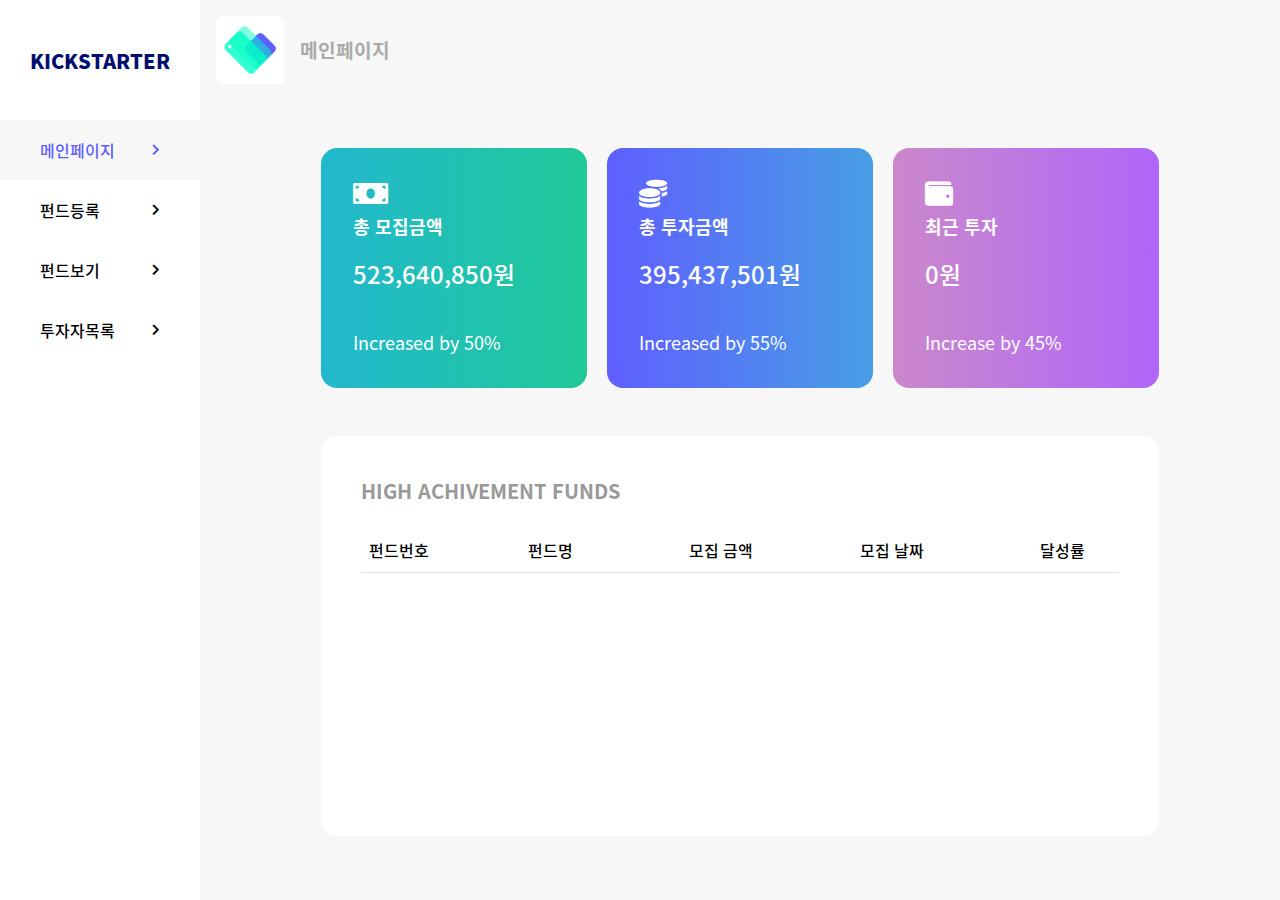
<file: index.html>
<!DOCTYPE html>
<html lang="ko">

<head>
    <meta charset="UTF-8">
    <meta name="viewport" content="width=device-width, initial-scale=1.0">
    <link rel="stylesheet" href="style.css">
    <script src="js/jquery-3.4.1.js"></script>
    <script src="js/App.js"></script>
    <script src="js/Swiper.js"></script>
    <script src="js/Draw.js"></script>
    <link rel="stylesheet" href="fa/css/all.min.css">
    <title>^^7</title>
</head>

<body>

    <div id="popup">
        <div class="popup_container">
            <div class="parent-cover flex-center-column popup-box">
                <img src="images/new/logo_1.png" alt="alt" title="title">
                <h1 class="popup_title mt-1 fowe-3 mb-2"><span class="fowe-4">킥스타터</span> 투자하기</h1>
                <div class="pp-input-box">
                    <label class="color-333 fowe-2 fosi-4">펀드번호</label>
                    <input type="text" readonly id="iv_number">
                </div>
                <div class="pp-input-box mt-1">
                    <label class="color-333 fowe-2 fosi-4">창업 펀드명</label>
                    <input type="text" readonly id="iv_fund_name">
                </div>
                <div class="pp-double-input mt-1">
                    <div class="pp-input-box mt-1">
                        <label class="color-333 fowe-2 fosi-4">투자자 이름</label>
                        <input type="text" placeholder="이름" id="iv_name">
                    </div>
                    <div class="pp-input-box mt-1">
                        <label class="color-333 fowe-2 fosi-4">투자 금액</label>
                        <input type="text" placeholder="금액" class="auto_comma" id="iv_money">
                    </div>
                </div>
                <canvas id="iv_canvas" class="mt-1" width="480" height="150"></canvas>
                <button class="iv_btn mt-2">제출하기</button>
            </div>
            <div class="popup-close"><i class="fa fa-times"></i></div>
        </div>
    </div>

    <header>
        <div id="logo" class="flex-center-row">
            <!-- <img src="./images/new/logo_1.png" alt="logo" title="logo"> -->
            <h1 class="logo_title">KICKSTARTER</h1>
        </div>
        <nav>
            <li data-idx="0" class="nav_now">
                <span>메인페이지</span>
                <i class="fa fa-chevron-right"></i>
            </li>
            <li data-idx="1">
                <span>펀드등록</span>
                <i class="fa fa-chevron-right"></i>
            </li>
            <li data-idx="2">
                <span>펀드보기</span>
                <i class="fa fa-chevron-right"></i>
            </li>
            <li data-idx="3">
                <span>투자자목록</span>
                <i class="fa fa-chevron-right"></i>
            </li>
        </nav>
    </header>

    <section id="container">
        <div class="page_logo">
            <img src="./images/new/logo_2.png" alt="alt" title="title" class="mr-1">
            <h1 class="page_title">메인페이지</h1>
        </div>

        <div id="pages">
            <section id="main" class="page">
                <div class="main_container page_container">
                    <div class="main_cards">

                        <div class="card card_1">
                            <div class="card_top">
                                <i class="fa fa-money-bill fosi-8"></i>
                                <p class="fosi-55 fowe-5">총 모집금액</p>
                                <p class="mt-1 fosi-7 fowe-4" id="main_fund_total">15,000,000원</p>
                            </div>
                            <div class="card_bottom fosi-55 fowe-3">
                                Increased by 50%
                            </div>
                        </div>

                        <div class="card card_2">
                            <div class="card_top">
                                <i class="fa fa-coins fosi-8"></i>
                                <p class="fosi-55 fowe-5">총 투자금액</p>
                                <p class="mt-1 fosi-7 fowe-4" id="main_invest_total">4,800,000원</p>
                            </div>
                            <div class="card_bottom fosi-55 fowe-3">
                                Increased by 55%
                            </div>
                        </div>

                        <div class="card card_3">
                            <div class="card_top">
                                <i class="fa fa-wallet fosi-8"></i>
                                <p class="fosi-55 fowe-5">최근 투자</p>
                                <p class="mt-1 fosi-7 fowe-4" id="main_invest_recent">0원</p>
                            </div>
                            <div class="card_bottom fosi-55 fowe-3" id="main_invest_recent_txt">
                                Increase by 45%
                            </div>
                        </div>
                    </div>

                    <div class="main_table mb-5">
                        <h1 class="color-999 fosi-6 fowe-5 mb-2" style="height: 30px;">HIGH ACHIVEMENT FUNDS</h1>
                        <table>
                            <thead align="center">
                                <tr>
                                    <th class="fowe-4" width="10%">펀드번호</th>
                                    <th class="fowe-4" width="30%">펀드명</th>
                                    <th class="fowe-4" width="15%">모집 금액</th>
                                    <th class="fowe-4" width="30%">모집 날짜</th>
                                    <th class="fowe-4" width="15%">달성률</th>
                                </tr>
                            </thead>
                            <tbody align="center">
                                <!-- <tr>
                                    <td class="fowe-2">A0001</td>
                                    <td class="fowe-2 ell">우리엄마펀드</td>
                                    <td class="fowe-2">150,000,000원</td>
                                    <td class="fowe-2">2020년 10월 25일</td>
                                    <td class="fowe-2">
                                        <div class="main_progress">
                                            <div class="main_progress_inner gd-r-b">100%</div>
                                        </div>
                                    </td>
                                </tr> -->
                            </tbody>
                        </table>
                    </div>

                </div>
            </section>
            <section id="form" class="page">

                <h1 class="form_title fowe-5 color-999 fosi-8 mb-3">REGISTER FUND</h1>
                <div class="fund_form">
                    <div class="form_top form_box">
                        <i class="fa fa-store ml-1 fosi-6"></i>
                        <div class="form_items ml-1">
                            <h1 class="fosi-5 fowe-4">펀드번호</h1>
                            <p id="form_number" class="fosi-6 fowe-5">A0001</p>
                        </div>
                        <div class="form_top_tip fosi-4">
                            펀드번호는 자동으로 입력됩니다. <i class="fosi-55 fas fa-info-circle"></i>
                        </div>
                    </div>
                    <div class="form_box">
                        <i class="fas fa-tag ml-1 fosi-6"></i>
                        <div class="form_items ml-1">
                            <h1 class="fosi-5 fowe-4">창업펀드명</h1>
                            <input type="text" placeholder="펀드명을 입력해주세요" class="fowe-5 fosi-6" maxlength="100" id="form_name">
                        </div>
                        <div class="form_top_tip fosi-4">
                            <!-- 펀드번호는 자동으로 입력됩니다s. <i class="fosi-55 fas fa-info-circle"></i> -->
                        </div>
                    </div>
                    <div class="form_box">
                        <i class="far fa-calendar ml-1 fosi-6"></i>
                        <div class="form_items ml-1">
                            <h1 class="fosi-5 fowe-4">모집마감일</h1>
                            <input type="datetime-local" step="1" class="fowe-5 fosi-6" id="form_date">
                        </div>
                        <div class="form_top_tip fosi-4">
                            <!-- 펀드번호는 자동으로 입력됩니다. <i class="fosi-55 fas fa-info-circle"></i> -->
                        </div>
                    </div>
                    <div class="form_box">
                        <i class="far fa-credit-card ml-1 fosi-6"></i>
                        <div class="form_items ml-1">
                            <h1 class="fosi-5 fowe-4">모집금액</h1>
                            <input type="text" placeholder="모집금액을 입력해주세요" class="fowe-5 fosi-6 auto_comma" id="form_total">
                        </div>
                        <div class="form_top_tip fosi-4">
                            천단위 구분기호는 자동으로 입력됩니다. <i class="fosi-55 fas fa-info-circle"></i>
                        </div>
                    </div>
                    <div class="form_box form_box_end flex-center-row">
                        <button id="form_submit_btn">펀드 등록하기</button>
                    </div>
                </div>
                
            </section>
            <section id="fund-list" class="page flex-center-column">

                <div class="fund_title fosi-10 tealc">
                    <span class="fowe-5">킥스타터</span> 펀드 리스트
                    <p class="fowei-4 fosi-5 color-999">관심있어 하실만한 상품들이 많아요!</p>
                </div>
            
                <div class="list mt-3">
                    <div class="list_inner">

                        <!-- <div class="fund_item">
                            <canvas class="fund_canvas" width="170" height="170"></canvas>
                            <p class="fund_item_num fosi-6 fowe-5 color-333 mt-1">A0001</p>
                            <p class="fund_item_name ell color-333" title="정재성인척">정재성인척하는정재성인척하는정재성인척하는정재성</p>
                            <p class="fosi-4 fund_item_total ell color-666" title="250,000원">모집 금액 : 250,000,000,000원</p>
                            <p class="fosi-4 fund_item_current ell color-666" title="250,000원">현재 금액 : 250,000,000원</p>
                            <p class="fund_item_date color-999 fosi-3">2020년 10월 22일 14시 16분 25초 마감</p>
                            <button class="btn btn-n mt-1">모집 완료</button>
                        </div> -->

                    </div>
                </div>

            </section>
            <section id="investor_list" class="page flex-center-column">

                <div class="iv_title fosi-10 tealc">
                    <span class="fowe-5">킥스타터</span> 투자자 목록
                    <p class="fowei-4 fosi-5 color-999">킥스타터를 이용해주시는 고마운 분들입니다.</p>
                </div>

                <div class="iv_list mt-2">
                    <div class="iv_item">
                        <div class="iv_item_top tealc">
                            <h1 class="color-fff fosi-4 fowe-4 mt-1">A0001</h1>
                            <i class="far fa-user"></i>
                        </div>
                        
                        <div class="iv_item_body tealc">
                            <p class="iv_name fosi-5 fowe-4 ell" title="정재성인척하느넞앶성">정재성인척하는정재성</p>
                            <p class="ell color-666 iv_fund_name fosi-3 fowe-3 mt-1" title="박현진한테 칼꽂기">펀드명 : 박현진한테 칼꽂기</p>
                            <p class="ell color-666 iv_money fosi-3 fowe-3" title="150,000원">투자금액 : 150,000,000원</p>
                            <p class="ell color-333 iv_percent fosi-4 fowe-4">지분 : 30.00%</p>
                            <button class="btn btn-b iv_sign_btn mt-1">투자펀드계약서</button>
                        </div>

                        <div class="iv_item_bottom">
                            <div class="iv_item_graph"></div>
                        </div>
                    </div>
                    <div class="iv_item"></div>
                    <div class="iv_item"></div>
                    <div class="iv_item"></div>
                    <div class="iv_item"></div>
                </div>

                <div class="iv_paging mt-3 d-flex align-items-center">
                    <div data-num="-1" class="pg_btn pg_controller"><i class="fa fa-chevron-left"></i></div>
                    <div class="pg_btns d-flex align-items-center">
                        <button class="pg_btn pg_btn_normal pg_now">1</button>
                        <button class="pg_btn pg_btn_normal">2</button>
                        <button class="pg_btn pg_btn_normal">3</button>
                        <button class="pg_btn pg_btn_normal">4</button>
                    </div>
                    <div data-num="1" class="pg_btn pg_controller"><i class="fa fa-chevron-right"></i></div>
                </div>
                
            </section>
        </div>

        <footer>
            <div class="icons">
                <i class="fab fa-facebook"></i>
                <i class="fab fa-twitter"></i>
                <i class="fab fa-instagram"></i>
            </div>
            <p class="mt-1 color-aaa fowei-2">
                <a href="#" class="ell color-aaa mr-1">회사&nbsp;&nbsp;&nbsp;&nbsp;&nbsp;&nbsp;&nbsp;&nbsp;&nbsp;&nbsp;&nbsp;&nbsp;&nbsp;&nbsp;&nbsp;&nbsp;&nbsp;&nbsp;&nbsp;&nbsp;&nbsp;&nbsp;&nbsp;&nbsp;&nbsp;&nbsp;&nbsp;&nbsp;&nbsp;&nbsp;&nbsp;&nbsp;&nbsp;&nbsp;&nbsp;&nbsp;&nbsp;&nbsp;&nbsp;&nbsp;&nbsp;&nbsp;&nbsp;&nbsp;&nbsp;&nbsp;&nbsp;&nbsp;&nbsp;&nbsp;&nbsp;&nbsp;&nbsp;&nbsp;&nbsp;&nbsp;&nbsp;&nbsp;&nbsp;&nbsp;&nbsp;&nbsp;&nbsp;&nbsp;&nbsp;&nbsp;&nbsp;&nbsp;&nbsp;&nbsp;&nbsp;&nbsp;&nbsp;&nbsp;&nbsp;&nbsp;소개</a>
                <a href="#" class="color-aaa mr-1">인재채용</a>
                <a href="#" class="color-aaa mr-1">공지사항</a>
                <a href="#" class="color-aaa mr-1">찾아오시는길</a>
                <a href="#" class="color-aaa mr-1">개인정보 처리방침</a>
            </p>
            <p class="fosi-5 fowe-2 mt-1">Copyright Gondr Allright reserved. Since 2017-03-01</p>
        </footer>
    </section>
</body>

</html>

<!-- https://www.behance.net/gallery/106356433/Dashboard-UI?tracking_source=search_projects_recommended%7Cdashboard%20web -->
<!-- https://www.google.com/search?q=web+form+design&rlz=1C1SQJL_koKR882KR882&source=lnms&tbm=isch&sa=X&ved=2ahUKEwiv_dT7y9XsAhUKc3AKHU7VAJIQ_AUoAXoECAQQAw&biw=1883&bih=950#imgrc=cVwOCqBAlxpJDM -->
<!-- https://www.kixx.co.kr/ -->
<!-- https://www.google.com/url?sa=i&url=https%3A%2F%2Fwww.pinterest.com%2Fpin%2F198299189826415192%2F&psig=AOvVaw2SrfPfVoKfB8hYO49EoXFr&ust=1604058390568000&source=images&cd=vfe&ved=0CAIQjRxqFwoTCMCq_6bd2ewCFQAAAAAdAAAAABAD
 -->
 <!-- 이거 하다가 감 -->
<!-- #00ffc4
#000e6e
#5f5fff
#cb88cb
#af66fa
#479ee5 -->
</file>
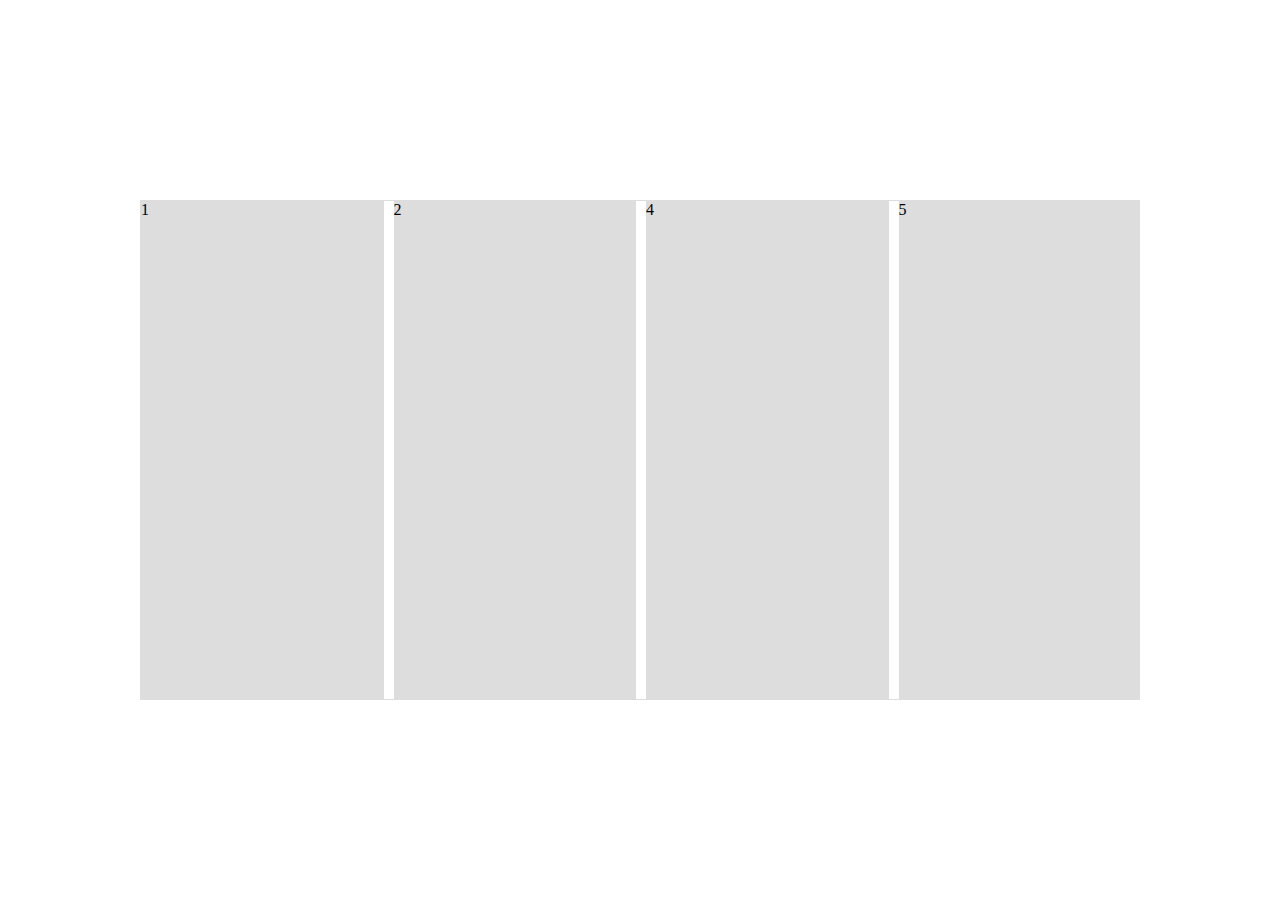
<file: test2.html>
<!DOCTYPE html>
<html lang="en">
<head>
    <meta charset="UTF-8">
    <meta name="viewport" content="width=device-width, initial-scale=1.0">
    <title>Document</title>
    <script src="js/jquery-3.4.1.js"></script>
    <style>

        * { margin: 0; padding: 0; box-sizing: border-box; }
        body { display: flex; align-items: center; justify-content: center; width: 100%; height: 100vh; } 

        #container {
            width: 1000px;
            height: 500px;
            position: relative;
            overflow: hidden;
            border: 1px solid #ddd;
        }

        .inner {
            height: 100%;
            position: absolute;
            top: 0;
            display: flex;
            align-items: center;
            left: 0;
        }


        .item {
            margin-right: 10px;
            height: 100%;
            width: calc(970px / 4);
            background-color: #ddd;
            user-select: none;
        }
    </style>
</head>
<body>
    <div id="container">
        <div class="inner">
            <div class="item">1</div>
            <div class="item">2</div>
            <div class="item">4</div>
            <div class="item">5</div>
            <div class="item">6</div>
            <div class="item">7</div>
            <div class="item">8</div>
            <div class="item">9</div>
            <div class="item">10</div>
            <div class="item">11</div>
            <div class="item">12</div>
            <div class="item">13</div>
            <div class="item">14</div>
            <div class="item">15</div>
        </div>
    </div>

    <script>
        const { dir , log } = console;
        let container = document.querySelector("#container");
        let inner = document.querySelector(".inner");
        let click = false;
        let left = 0;

        let preX , preY = null;

        container.addEventListener("mousedown",(e)=>{
            click = true;
            preX = e.pageX;
            preY = e.pageY;
        });

        container.addEventListener("mouseout",(e)=>{
            
        });

        window.addEventListener("mouseup",(e)=>{
            click = false;
        });

        window.addEventListener("mousemove",(e)=>{
            if(!click) return;
            let { pageX : x, pageY : y } = e;
            if(x === preX) return;
            let drc = x > preX;
            preX = x;
            // log(drc ? "오쪽" : "외ㄴ쪽");
            
            left += 3 * ( drc * 2 - 1 );
            log(left);
            inner.style.left = left + "px";
        });


    </script>
</body>
</html>
</file>
<file: style.css>
@charset "UTF-8";
@font-face {
    src: url('/fonts/NotoSansKR-Black.otf');
    font-family: 'noto';
    font-weight: 700;
}
@font-face {
    src: url('/fonts/NotoSansKR-Bold.otf');
    font-family: 'noto';
    font-weight: 600;
}
@font-face {
    src: url('/fonts/NotoSansKR-Medium.otf');
    font-family: 'noto';
    font-weight: 500;
}
@font-face {
    src: url('/fonts/NotoSansKR-Regular.otf');
    font-family: 'noto';
    font-weight: 400;
}
@font-face {
    src: url('/fonts/NotoSansKR-Light.otf');
    font-family: 'noto';
    font-weight: 300;
}
@font-face {
    src: url('/fonts/NotoSansKR-Thin.otf');
    font-family: 'noto';
    font-weight: 200;
}

:root {
    --main-color : #007bff;

}

::-webkit-scrollbar { display: none; }


* { margin: 0; padding: 0; box-sizing: border-box;
    font-family: 'noto';
 }
 
a { text-decoration: none; }
li {list-style: none; }


.gd-r-g,
.card_1 { background-image: linear-gradient( to right, #22b8cf, #20c997 ); }
.gd-r-b,
.card_2 { background-image: linear-gradient( to right, #5f5fff, #479ee5 ); }
.gd-r-p,
.card_3 { background-image: linear-gradient( to right, #cb88cb, #af66fa ); }

.fosi-1  {  font-size: 0.7rem;  }
.fosi-2  {  font-size: 0.75rem; }
.fosi-3  {  font-size: 0.8rem;  }
.fosi-4  {  font-size: 0.9rem;  }
.fosi-5  {  font-size: 1rem;    }
.fosi-55 {  font-size: 1.125rem;}
.fosi-6  {  font-size: 1.25rem; }
.fosi-7  {  font-size: 1.5rem;  }
.fosi-8  {  font-size: 1.75rem; }
.fosi-9  {  font-size: 2rem;    }
.fosi-10 {  font-size: 2.25rem; }

.mt-1 { margin-top: 1rem !important; }
.mt-2 { margin-top: 2rem !important; }
.mt-3 { margin-top: 3rem !important; }
.mt-4 { margin-top: 4rem !important; }
.mt-5 { margin-top: 5rem !important; }

.ml-1 { margin-left: 1rem !important; }
.ml-2 { margin-left: 2rem !important; }
.ml-3 { margin-left: 3rem !important; }
.ml-4 { margin-left: 4rem !important; }
.ml-5 { margin-left: 5rem !important; }

.mb-1 { margin-bottom: 1rem !important; }
.mb-2 { margin-bottom: 2rem !important; }
.mb-3 { margin-bottom: 3rem !important; }
.mb-4 { margin-bottom: 4rem !important; }
.mb-5 { margin-bottom: 5rem !important; }

.mr-1 { margin-right: 1rem !important; }
.mr-2 { margin-right: 2rem !important; }
.mr-3 { margin-right: 3rem !important; }
.mr-4 { margin-right: 4rem !important; }
.mr-5 { margin-right: 5rem !important; }

.flex-center,
.flex-center-row { display: flex; align-items: center; justify-content: center; flex-direction: row; }
.flex-center-column { display: flex; flex-direction: column; justify-content: center; align-items: center; }
.justify-content-start { justify-content: flex-start !important; }
.d-flex { display: flex; }
.align-items-center { align-items: center; }

.parent-cover { width: 100%; height: 100%; position: relative; }
.tealc { text-align: center; }

.fowe-1 { font-weight: 200; }
.fowe-2 { font-weight: 300; }
.fowe-3 { font-weight: 400; }
.fowe-4 { font-weight: 500; }
.fowe-5 { font-weight: 600; }
.fowe-6 { font-weight: 700; }

.color-fff { color: #fff; }
.color-aaa { color: #aaa;}
.color-333 { color: #333030; }
.color-666 { color: #666; }
.color-ddd { color: #ddd; }
.color-999 { color: #999; }
.color-main { color: var(--main-color); }
.color-black { color: black; }

.ell { overflow: hidden;  text-overflow: ellipsis; white-space: nowrap; }
.border { border: 1px solid #ddd; }

body {
    width: 100%;
    height: 100vh;
    position: relative;
    display:flex;
}

.btn {
    outline: none;   
    border: none;
    border-radius: 0.25rem;
    width: 80px;
    height: 35px;
    cursor: pointer;
    transition: background-color .2s;
}

.pg_btn {
    outline: none;   
    margin-right: 5px;
    border: none;
    border-radius: 0.25rem;
    width: 35px;
    height: 35px;
    cursor: pointer;
    transition: background-color .2s;
    display: flex;
    align-items: center;
    justify-content: center;
}

.btn:hover {
    background-color: #696969 !important;
}

.btn.btn-p {
    color: #fff;
    background-color: #af66fa;
}

.btn.btn-b {
    color: #fff;
    background-color: #5f5fff;
}

.btn.btn-n {
    color: #fff;
    background-color: #000e6e;
}



/*  common end */

/* header */

header {
    width: 200px;
    height: 100vh;
    position: fixed;
    top: 0;
    left: 0;
    background-color: #fff;
}

#logo {
    width: 100%;
    height: 120px;
    position: relative;
}

.logo_title {
    font-size: 1.25rem;
    color: #000e6e;
}

#container {
    width: calc(100% - 200px);
    height: 100vh;
    display: grid;
    grid-template-rows: 100px calc(100% - 100px) 200px;
    overflow-y: auto;
    position: fixed;
    top: 0;
    right: 0;
}

#pages { width: 100%; background-color: #f7f7f7; position: relative; display: flex; flex-direction: column; overflow: hidden; }
#pages .page:nth-child(1) { top: 0; }
#pages .page {
    width: 100%;
    height: 100%;
    position: absolute;
    left: 0;
    top: 100%;
    padding: 1rem;
}

.page_logo {
    background-color: #f7f7f7;
    display: flex;
    align-items: center;
    width: 100%;
    /* border-bottom: 1px solid #d7d7d7; */
}

.page_title {
    font-size: 1.2rem;color: #aaa;
    font-weight: 600;
}

.page_logo {
    padding: 1rem;
}

.page_logo > img {
    height: 100%;
    object-fit: cover;
}

footer {
    width: 100%;
    background-color: #333030;
}

#logo > img {
    height: 80%;
    object-fit: cover;
}

nav {
    width: 100%;
    height: auto;
    position: relative;
}

nav > li {
    width: 100%;
    height: 60px;
    cursor: pointer;
    position: relative;
    display: flex;
    align-items: center;
    justify-content: space-between;
    padding: 0 40px; 
    font-weight: 500;
    transition: color .2s, background-color .2s;
}

nav > li.nav_now {
    color: #5f5fff;
    background-color: #f7f7f7;
}

nav > li > i {
    font-size: 0.75em;
}

/* header end */


/* section main */

.main_cards {
    width: 100%;
    /* height: 250px; */
    /* background-color: #ddd; */
    position: relative;
    display: grid; 
    grid-template-columns: 1fr 1fr 1fr;
    grid-template-rows: 1fr;
    grid-gap: 20px;
}

.main_cards > .card {
    position: relative;
    display: flex;
    flex-direction: column;
    justify-content: space-between;
    padding: 2rem;
    border-radius: 1rem;
    color: #fff;
}

.page_container {
    /* width: 1140px; */
    width: 80%;
    max-width: 1140px;
    height: 100%;
    margin: 0 auto;
    position: relative;
}

.main_container {
    margin-top: 2rem;
    display: grid;
    grid-template-rows: 1fr 2fr;
    grid-gap: 3rem;
}

.card > .card_top > p {
    margin-top: 0.25rem;
}

.main_table {
    width: 100%;
    /* height: 56%; */
    background-color: #fff;
    border-radius: 1rem;
    padding: 2.5rem;
}

.main_table > table > tbody > tr > td {
    text-overflow: ellipsis;
    overflow: hidden;
    white-space: nowrap;
}

.main_table > table {
    width: 100%;
    height: calc(100% - 40px);
    table-layout: fixed;
    position: relative;
    border-collapse: collapse;
}

.main_progress {
    width: 90%;
    margin: 0 auto;
    height: 40px;
    position: relative;
    border: 1px solid #ddd;
    border-radius: 0.25rem;
    display: flex;
}

.main_progress_inner {
    /* width: 100%; */
    height: 100%;
    display: flex;
    justify-content: center;
    align-items: center;
    color: #fff;
    font-size: 0.7rem;
}

.main_table thead > tr > th {
    border-bottom: 1px solid #ddd;
    padding-bottom: 10px;
}

/* main end */

/* form start */

#form {
    /* padding: 0 !important; */
    display: flex;
    flex-direction: column;
    align-items: center;
}

.fund_form {
    width: 50%;
    height: auto;
    position: relative;
}

.form_box.form_top {
    background-color: #00cd9d;
    color: #fff;
}


.form_box {
    width: 100%;
    height: 100px;
    position: relative;
    display: flex;
    align-items: center;
    background-color: #fff;
}

.form_box.form_top > i {
    background-color: #fff;
    color: #00cd9d;
}

.form_box > i {
    padding: 20px;
    border-radius: 100%;
    /* background-color: #333030;
    color: #fff; */
}

.form_top_tip {
    position: absolute;
    right: 1rem;
}

.form_top_tip > i {
    margin-left: 0.25rem;
}

.form_box input::placeholder {
    color: #999;
}

#form_date {
    width: 350px;
}

.form_box input {
    border: none;
    /* border-bottom: 1px solid #666; */
    outline: none;
    width: 250px;
}


#form_submit_btn {
    width: calc(100% - 50px);
    height: calc(100% - 50px);
    background-color: #00cd9d;
    color: #fff;
    border-radius: 0.25rem;
    border: none;
    outline: none;
    font-weight: 500;
    font-size: 1.2rem;
    cursor: pointer;
    /* transition: background-color .2s; */
}

#form_submit_btn:hover {
    background-color: #07d4a4;
}


.popup-close {
    position: absolute;
    top: 10px;
    right: 15px;
    cursor: pointer;
    color: #333030;
    font-size: 1rem;
}

/* form end */


/* fundList */

#fund-list {
    user-select: none;
}

.list {
    width: 80%;
    height: 400px;
    /* overflow: hidden; */
    /* overflow-x: hidden; */
    position: relative;
}

.list_inner {
    width: auto;
    height: 100%;
    display: flex;
    position: absolute;
    align-items: center;
    top: 0;
    left: 0;
}

.fund_item {
    margin-right: 20px;
    width: 340px;
    height: 100%;
    box-shadow: 1px 1px 10px 1px #0001;
    /* border: 1px solid #dfdfdf; */
    background-color: #fff;
    border-radius: 0.25rem;
    position: relative;
    padding: 1rem 2rem;

    display: flex;
    flex-direction: column;
}

.fund_item > p {
    max-height: 25px;
    overflow-y: auto;
}

.fund_canvas {
    /* border: 1px solid #ddd; */
    margin-left: auto;
}

tr > td {
    max-height: 45px !important;
}

#popup {
    width: 100%;
    height: 100vh;
    position: fixed;
    top: 0;
    left: 0;
    z-index: 100;
    background-color: #0007;

    display: none;
}

.popup_container {
    position: absolute;
    top: 50%;
    left: 50%;
    transform: translate(-50%,-50%);
    background-color: #fff;
    width: 600px;
    padding: 3rem 0;
}

.popup-box > img {
    width: 100px;
}

.pp-input-box {
    width: 80%;
    position: relative;
    display: flex;
    flex-direction: column;
}

.pp-input-box > input {
    border: 1px solid #c7c7c7;
    margin-top: 0.25rem;
    height: 40px;
    border-radius: 0.1rem;
    outline: none;
    padding-left: 1rem;
}

.pp-double-input {
    width: 80%;
    display: grid;
    grid-template-columns:1fr 1fr;
    grid-gap: 10px;
}

.pp-double-input > .pp-input-box {
    width: 100%;
}

.pp-input-box > input:focus {
    box-shadow: 0px 0px 5px 1px #007bff33;
}

.pp-input-box > input:read-only {
    background-color: #fdfdfd;
}

#iv_canvas {
    border: 1px solid #c7c7c7;
}

.iv_btn {
    background-color: #5f5fff;
    width: 80%;
    height: 40px;
    color: #fff;
    outline: none;
    border: none;
    cursor: pointer;
}

.iv_btn:hover {
    background-color: #6767ff; 
}  

.iv_list {
    width: 70%;
    height: 300px;
    position: relative;
    display: grid;
    grid-template-columns: repeat(5,1fr);
    grid-gap: 10px;
}

.iv_item {
    height: 100%;
    background-color: #fff;
    position: relative;
    border-radius: 0.25rem;
    display: flex;
    flex-direction: column;
    align-items: center;
}

.iv_item_bottom {
    position: absolute;
    bottom: 0;
    width: 100%;
    height: 5px;
    background-color: #e9e9e9;;
}

.iv_item_top > i {
    color: #ccc;
    background-color: #fff;
    padding: 1rem;
    font-size: 1.5rem;
    border-radius: 100%;
    position: absolute;
    top: 60%;
    border: 1px solid #d7d7d7;
}

.iv_item_top {
    width: 100%;
    height: 30%;
    background-color: #5f5fff;
    border-top-right-radius: 0.25rem;
    border-top-left-radius: 0.25rem;
    position: relative;
    display: flex;
    flex-direction: column;
    align-items: center;
}

.iv_item_graph {
    width: 0px;
    height: 100%;
    background-color: #5f5fff;
}

.iv_item_body {
    width: 100%;
    height: 70%;
    position: relative;
    padding-top: 2rem;
}

.iv_percent {
    margin-top: 0.5rem;
}

.iv_sign_btn {
    width: 80%;
}

.pg_btn_normal.pg_now {
    background-color: #5f5fff;
    color: #fff;
}


.pg_btn_normal {
    border: 1px solid #5f5fff;
    font-weight: 400;
    font-size: 1rem;
    color: #5f5fff;
    background-color: #fff;
}

.pg_controller {
    background-color: #5f5fff;
    color: #fff;
}

.iv_item_body > p {
    max-width: 200px;
    margin: 0 auto;
    max-height: 20px;
    overflow-y: auto;
    text-align: center;
}


/* fundLust end */

/* footer  */

footer {
    display: flex;
    flex-direction: column;
    align-items: center;
    justify-content: center;
    color: #fff;
}

.icons {
    display: flex;
    align-items: center;
    position: relative;
}

.icons > i {
    color: #fff;
    font-size: 1.5rem;
    margin-right: 10px;
}



/* footer end */
</file>
